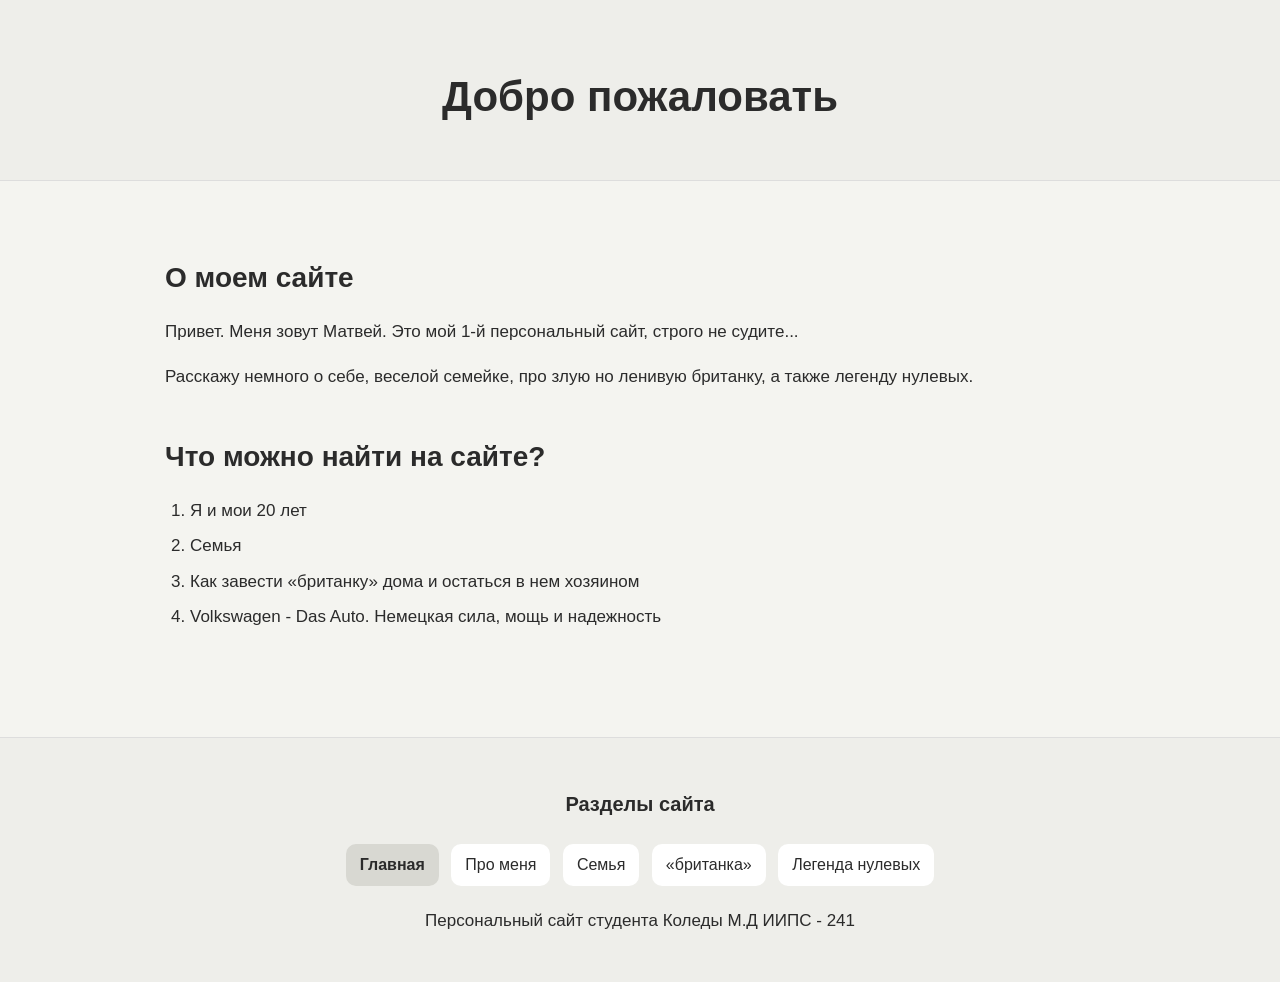
<file: index.html>
<!DOCKTYPE html>
<html lang="ru">
<head>
    <meta charset="utf-8">
    <title>Мой первый сайт</title>
    <link rel=" stylesheet" href=" style.css">
</head>

<body>
    <header>
        <h1> Добро пожаловать </h1>
    </header>
<main>
    <h2> О моем сайте </h2>
    <p>
        Привет. Меня зовут Матвей. Это мой 1-й персональный сайт, строго не судите...
    </p>

    <p>

        Расскажу немного о себе, веселой семейке, про злую но ленивую британку, а также легенду нулевых.
    </p>

    <h2> Что можно найти на сайте?</h2>

    <ol>
        <li>Я и мои 20 лет</li>
        <li>Семья</li>
        <li>Как завести «британку» дома и остаться в нем хозяином</li>
        <li>Volkswagen - Das Auto. Немецкая сила, мощь и надежность</li>
    </ol>

</main>

<footer>
    <h3> Разделы сайта </h3>
    <a href="index.html" class="active">Главная</a>
    <a href="motya.html">Про меня</a>
    <a href="family.html">Семья</a>
    <a href="britanka.html">«британка»</a>
    <a href="Passat.html" >Легенда нулевых</a>

    <p>Персональный сайт студента Коледы М.Д ИИПС - 241</p>
</footer>
</body>
</html>
</file>
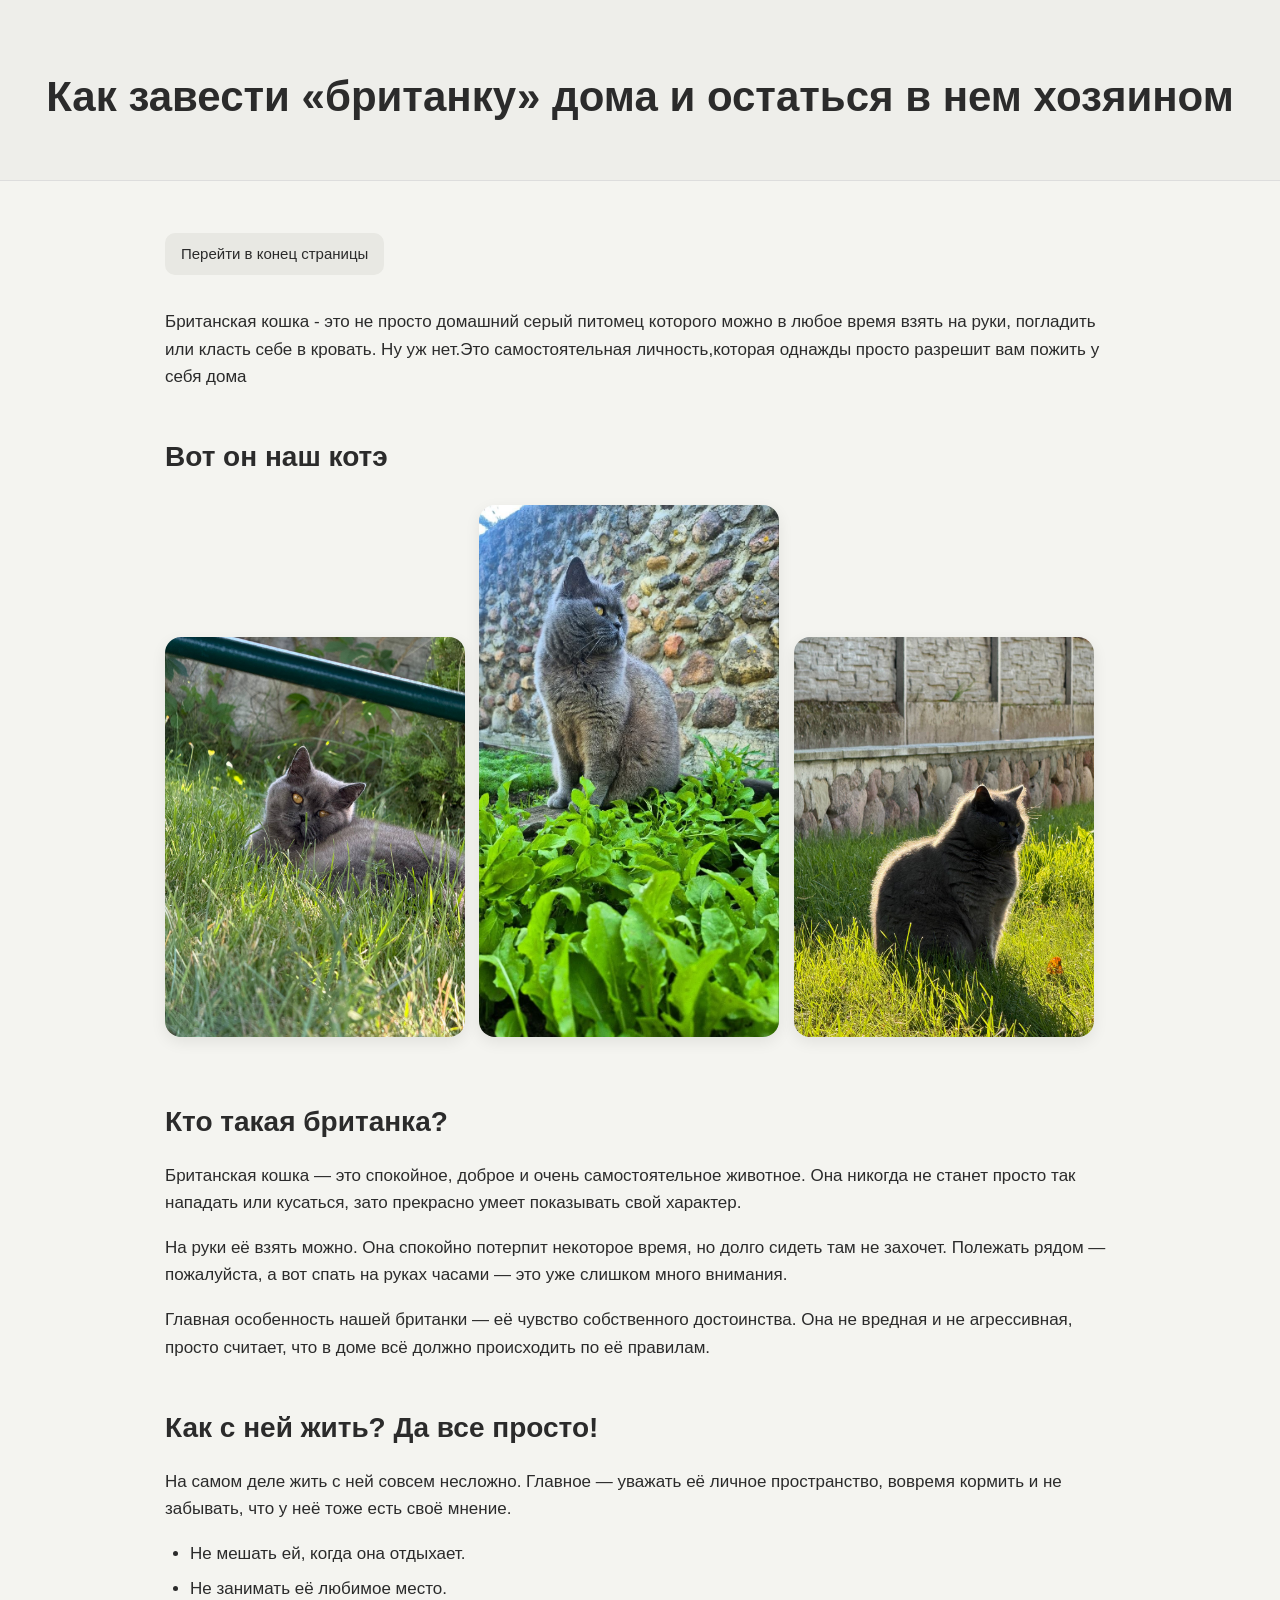
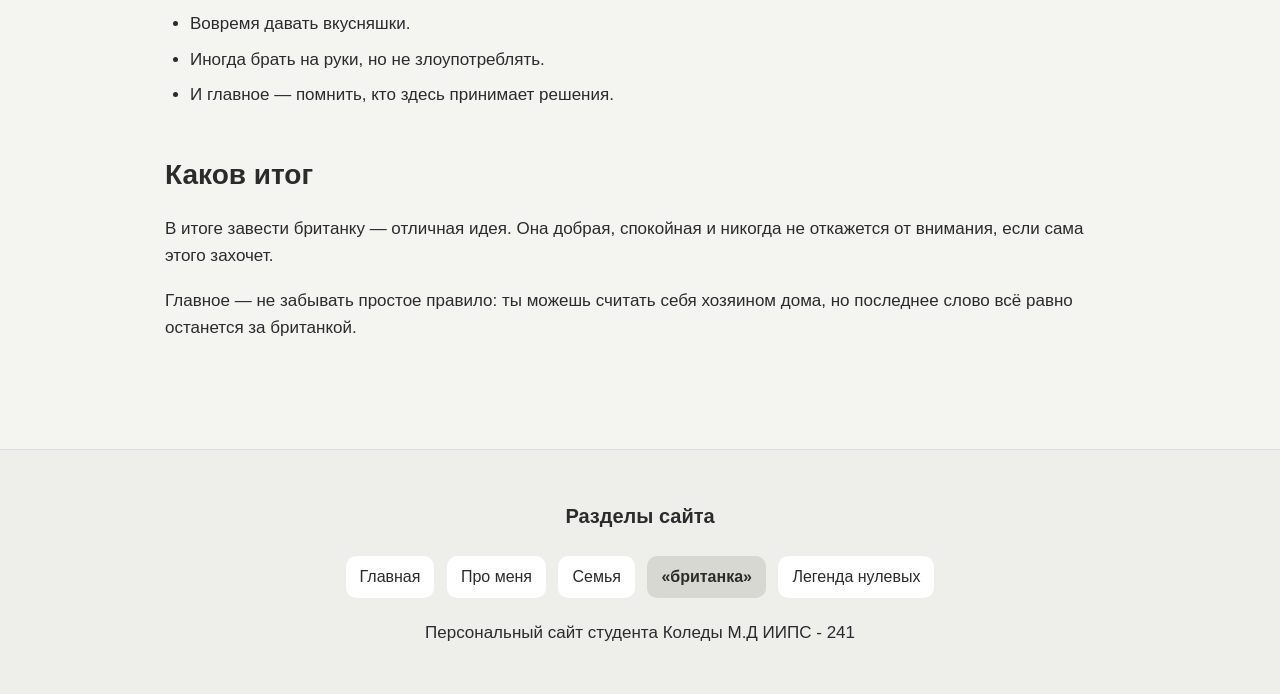
<file: britanka.html>
<!DOCKTYPE html>
<html lang="ru">
<head>
    <meta charset=" utf-8">
    <title>Как завести «британку» дома</title>
    <link rel="stylesheet" href="style.css">
</head>
<body>
    <header>
        <h1>Как завести «британку» дома и остаться в нем хозяином</h1>
    </header>
    <main>
    <p>
        <a href="#bottom" class="page-link">Перейти в конец страницы</a>
    </p>
    <p>
        Британская кошка - это не просто домашний серый питомец которого можно в любое время взять на руки, погладить или класть себе в кровать. Ну уж нет.Это самостоятельная личность,которая однажды просто разрешит вам пожить у себя дома
    </p>
    <h2>Вот он наш котэ</h2>
    <img src="images/cot1.jpg"
         alt="Наша Саманта)))Ну не красота ли?"
         width="300">

    <img src="images/cot2.jpg"
         alt="Ну чистокровная британка"
         width="300">

    <img src="images/cot3.jpg"
         alt="Прям ангел"
         width="300">

    <h2>Кто такая британка?</h2>

    <p>
        Британская кошка — это спокойное, доброе и очень самостоятельное
        животное. Она никогда не станет просто так нападать или кусаться,
        зато прекрасно умеет показывать свой характер.
    </p>

    <p>
        На руки её взять можно. Она спокойно потерпит некоторое время,
        но долго сидеть там не захочет. Полежать рядом — пожалуйста,
        а вот спать на руках часами — это уже слишком много внимания.
    </p>

    <p>
        Главная особенность нашей британки — её чувство собственного
        достоинства. Она не вредная и не агрессивная, просто считает,
        что в доме всё должно происходить по её правилам.
    </p>

    <h2>Как с ней жить? Да все просто!</h2>

    <p>
        На самом деле жить с ней совсем несложно.
        Главное — уважать её личное пространство, вовремя кормить
        и не забывать, что у неё тоже есть своё мнение.
    </p>

    <ul>
        <li>Не мешать ей, когда она отдыхает.</li>
        <li>Не занимать её любимое место.</li>
        <li>Вовремя давать вкусняшки.</li>
        <li>Иногда брать на руки, но не злоупотреблять.</li>
        <li>И главное — помнить, кто здесь принимает решения.</li>
    </ul>

    <h2>Каков итог</h2>

    <p>
        В итоге завести британку — отличная идея.
        Она добрая, спокойная и никогда не откажется
        от внимания, если сама этого захочет.
    </p>

    <p>
        Главное — не забывать простое правило:
        ты можешь считать себя хозяином дома,
        но последнее слово всё равно останется за британкой.
    </p>

    <a id="bottom"></a>
    </main>
    <footer>
        <h3> Разделы сайта </h3>
        <a href="index.html">Главная</a>
        <a href="motya.html">Про меня</a>
        <a href="family.html">Семья</a>
        <a href="britanka.html" class="active">«британка»</a>
        <a href="Passat.html">Легенда нулевых</a>

        <p>Персональный сайт студента Коледы М.Д ИИПС - 241</p>
    </footer>

</body>
</html>
</file>
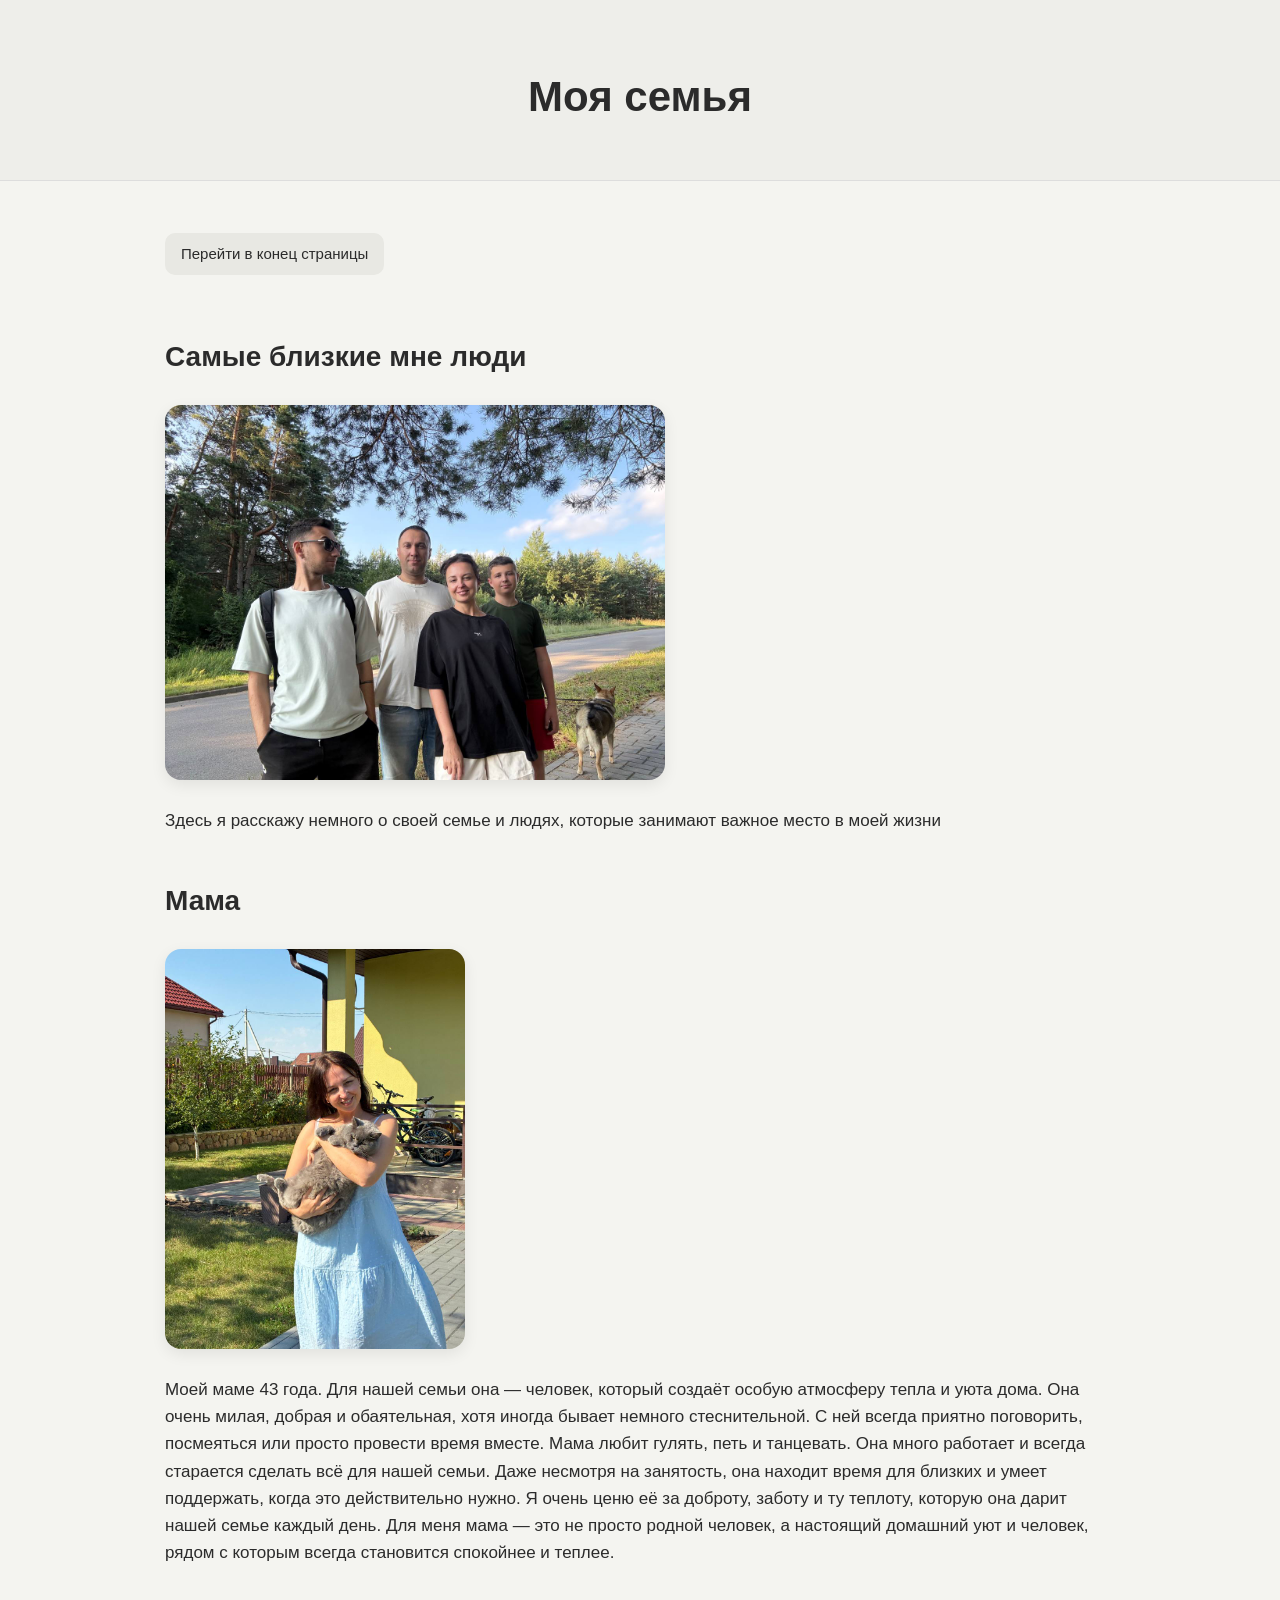
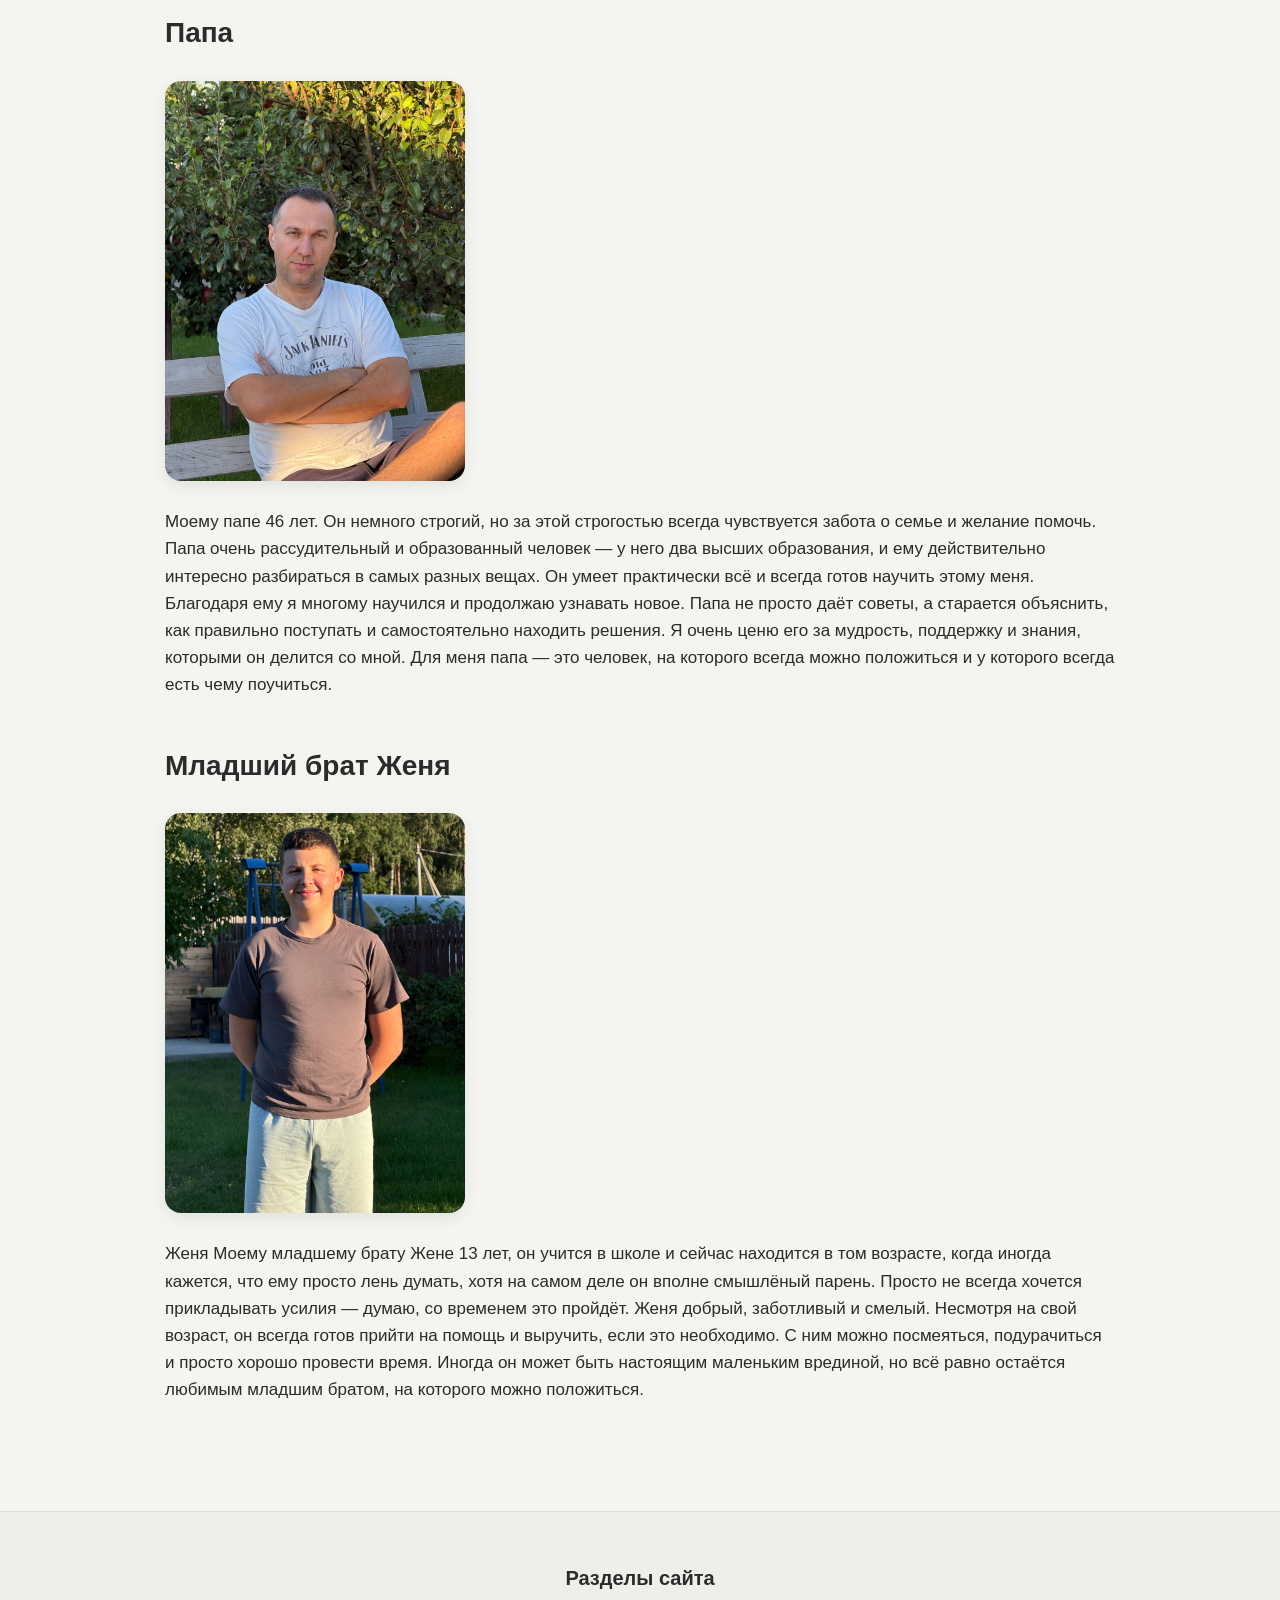
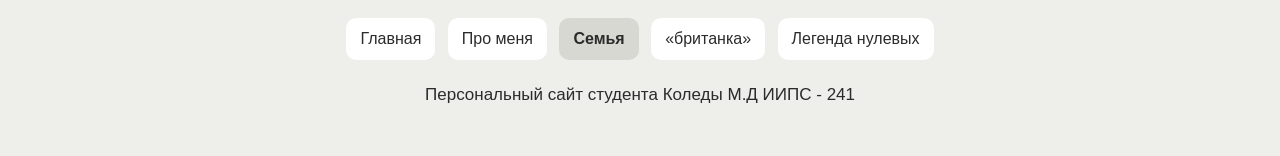
<file: family.html>
<!DOCKTYPE html>
<html lang="ru">
<head>
    <meta charset=" utf-8">
    <title>Моя семья</title>
    <link rel="stylesheet" href="style.css">
</head>
<body>
    <header>
         <h1>Моя семья</h1>
    </header>
    <main>
    <p>
        <a href="#bottom" class="page-link">Перейти в конец страницы</a>
    </p>
    <h2>Самые близкие мне люди</h2>
    <img src="images/family.jpg"
         alt="Наша общая фотка)"
         width="500">
    <p>
        Здесь я расскажу немного о своей семье и людях, которые занимают важное место в моей жизни
    </p>

    <h2>Мама</h2>

    <img src="images/mama.jpg"
         alt="мама"
         width="300">
    <p>
        Моей маме 43 года. Для нашей семьи она — человек, который создаёт особую атмосферу тепла и уюта дома. Она очень милая, добрая и обаятельная, хотя иногда бывает немного стеснительной. С ней всегда приятно поговорить, посмеяться или просто провести время вместе.

        Мама любит гулять, петь и танцевать. Она много работает и всегда старается сделать всё для нашей семьи. Даже несмотря на занятость, она находит время для близких и умеет поддержать, когда это действительно нужно.

        Я очень ценю её за доброту, заботу и ту теплоту, которую она дарит нашей семье каждый день. Для меня мама — это не просто родной человек, а настоящий домашний уют и человек, рядом с которым всегда становится спокойнее и теплее.
    </p>

    <h2>Папа</h2>

    <img src="images/papa2.jpg"
         alt="Вот он справа, мужчына)"
         width="300">
    <p>
        Моему папе 46 лет. Он немного строгий, но за этой строгостью всегда чувствуется забота о семье и желание помочь. Папа очень рассудительный и образованный человек — у него два высших образования, и ему действительно интересно разбираться в самых разных вещах.

        Он умеет практически всё и всегда готов научить этому меня. Благодаря ему я многому научился и продолжаю узнавать новое. Папа не просто даёт советы, а старается объяснить, как правильно поступать и самостоятельно находить решения.

        Я очень ценю его за мудрость, поддержку и знания, которыми он делится со мной. Для меня папа — это человек, на которого всегда можно положиться и у которого всегда есть чему поучиться.
    </p>

    <h2>Младший брат Женя</h2>

    <img src="images/maloy.jpg"
         alt="Женек"
         width="300">

    <p>
        Женя

        Моему младшему брату Жене 13 лет, он учится в школе и сейчас находится в том возрасте, когда иногда кажется, что ему просто лень думать, хотя на самом деле он вполне смышлёный парень. Просто не всегда хочется прикладывать усилия — думаю, со временем это пройдёт.

        Женя добрый, заботливый и смелый. Несмотря на свой возраст, он всегда готов прийти на помощь и выручить, если это необходимо. С ним можно посмеяться, подурачиться и просто хорошо провести время. Иногда он может быть настоящим маленьким врединой, но всё равно остаётся любимым младшим братом, на которого можно положиться.
    </p>
    
    <a id="bottom"></a>
    </main>
    <footer>
        <h3> Разделы сайта </h3>
        <a href="index.html">Главная</a>
        <a href="motya.html">Про меня</a>
        <a href="family.html" class="active">Семья</a>
        <a href="britanka.html">«британка»</a>
        <a href="Passat.html">Легенда нулевых</a>

        <p>Персональный сайт студента Коледы М.Д ИИПС - 241</p>
    </footer>
</body>
</html>
</file>
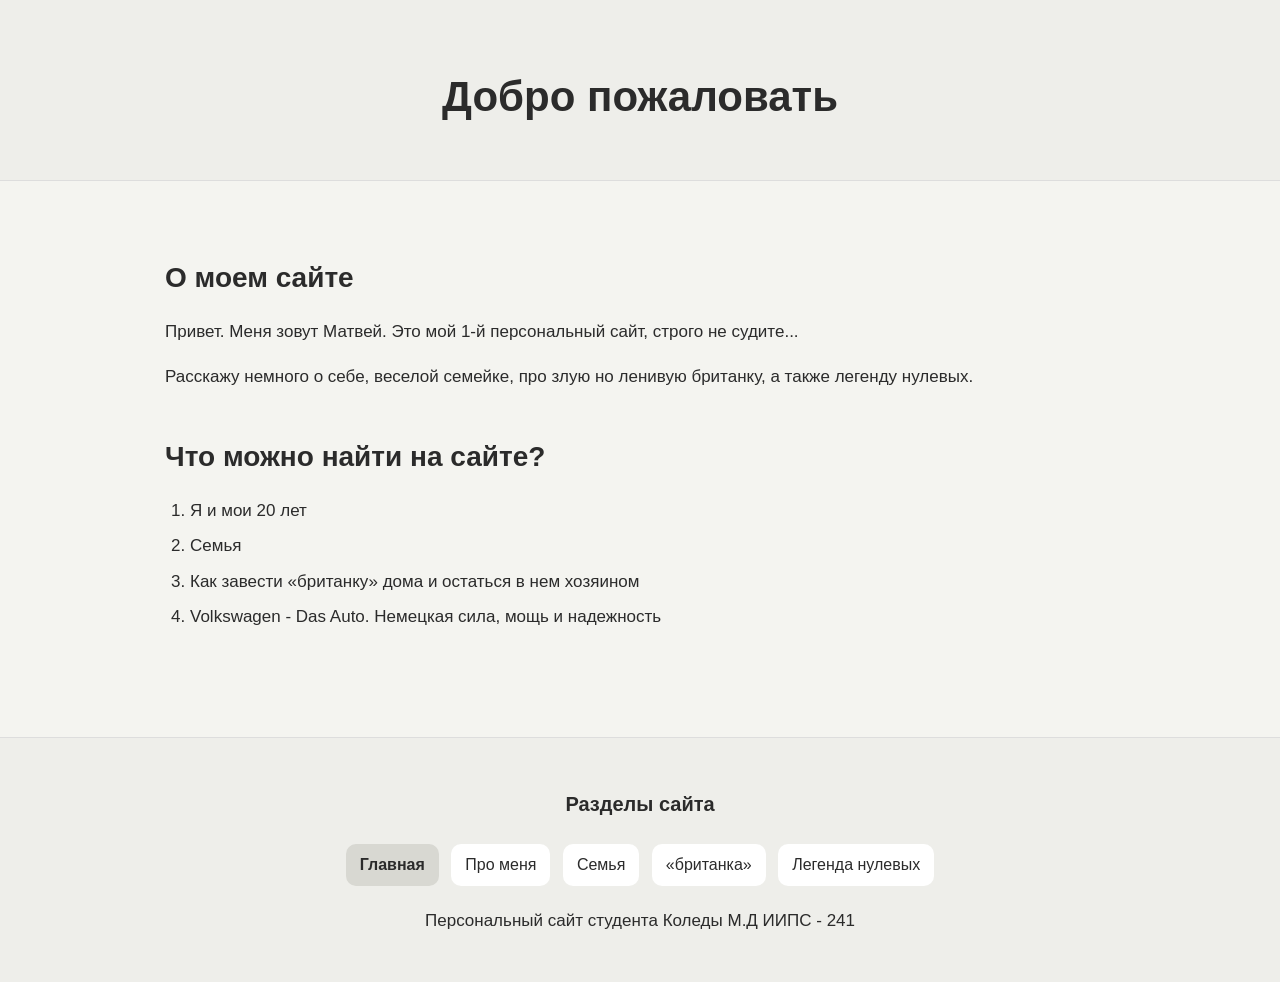
<file: home.html>
<!DOCKTYPE html>
<html lang="ru">
<head>
    <meta charset="utf-8">
    <title>Мой первый сайт</title>
    <link rel=" stylesheet" href=" style.css">
</head>

<body>
    <header>
        <h1> Добро пожаловать </h1>
    </header>
<main>
    <h2> О моем сайте </h2>
    <p>
        Привет. Меня зовут Матвей. Это мой 1-й персональный сайт, строго не судите...
    </p>

    <p>

        Расскажу немного о себе, веселой семейке, про злую но ленивую британку, а также легенду нулевых.
    </p>

    <h2> Что можно найти на сайте?</h2>

    <ol>
        <li>Я и мои 20 лет</li>
        <li>Семья</li>
        <li>Как завести «британку» дома и остаться в нем хозяином</li>
        <li>Volkswagen - Das Auto. Немецкая сила, мощь и надежность</li>
    </ol>

</main>

<footer>
    <h3> Разделы сайта </h3>
    <a href="home.html" class="active">Главная</a>
    <a href="motya.html">Про меня</a>
    <a href="family.html">Семья</a>
    <a href="britanka.html">«британка»</a>
    <a href="passat B5.html" >Легенда нулевых</a>

    <p>Персональный сайт студента Коледы М.Д ИИПС - 241</p>
</footer>
</body>
</html>
</file>
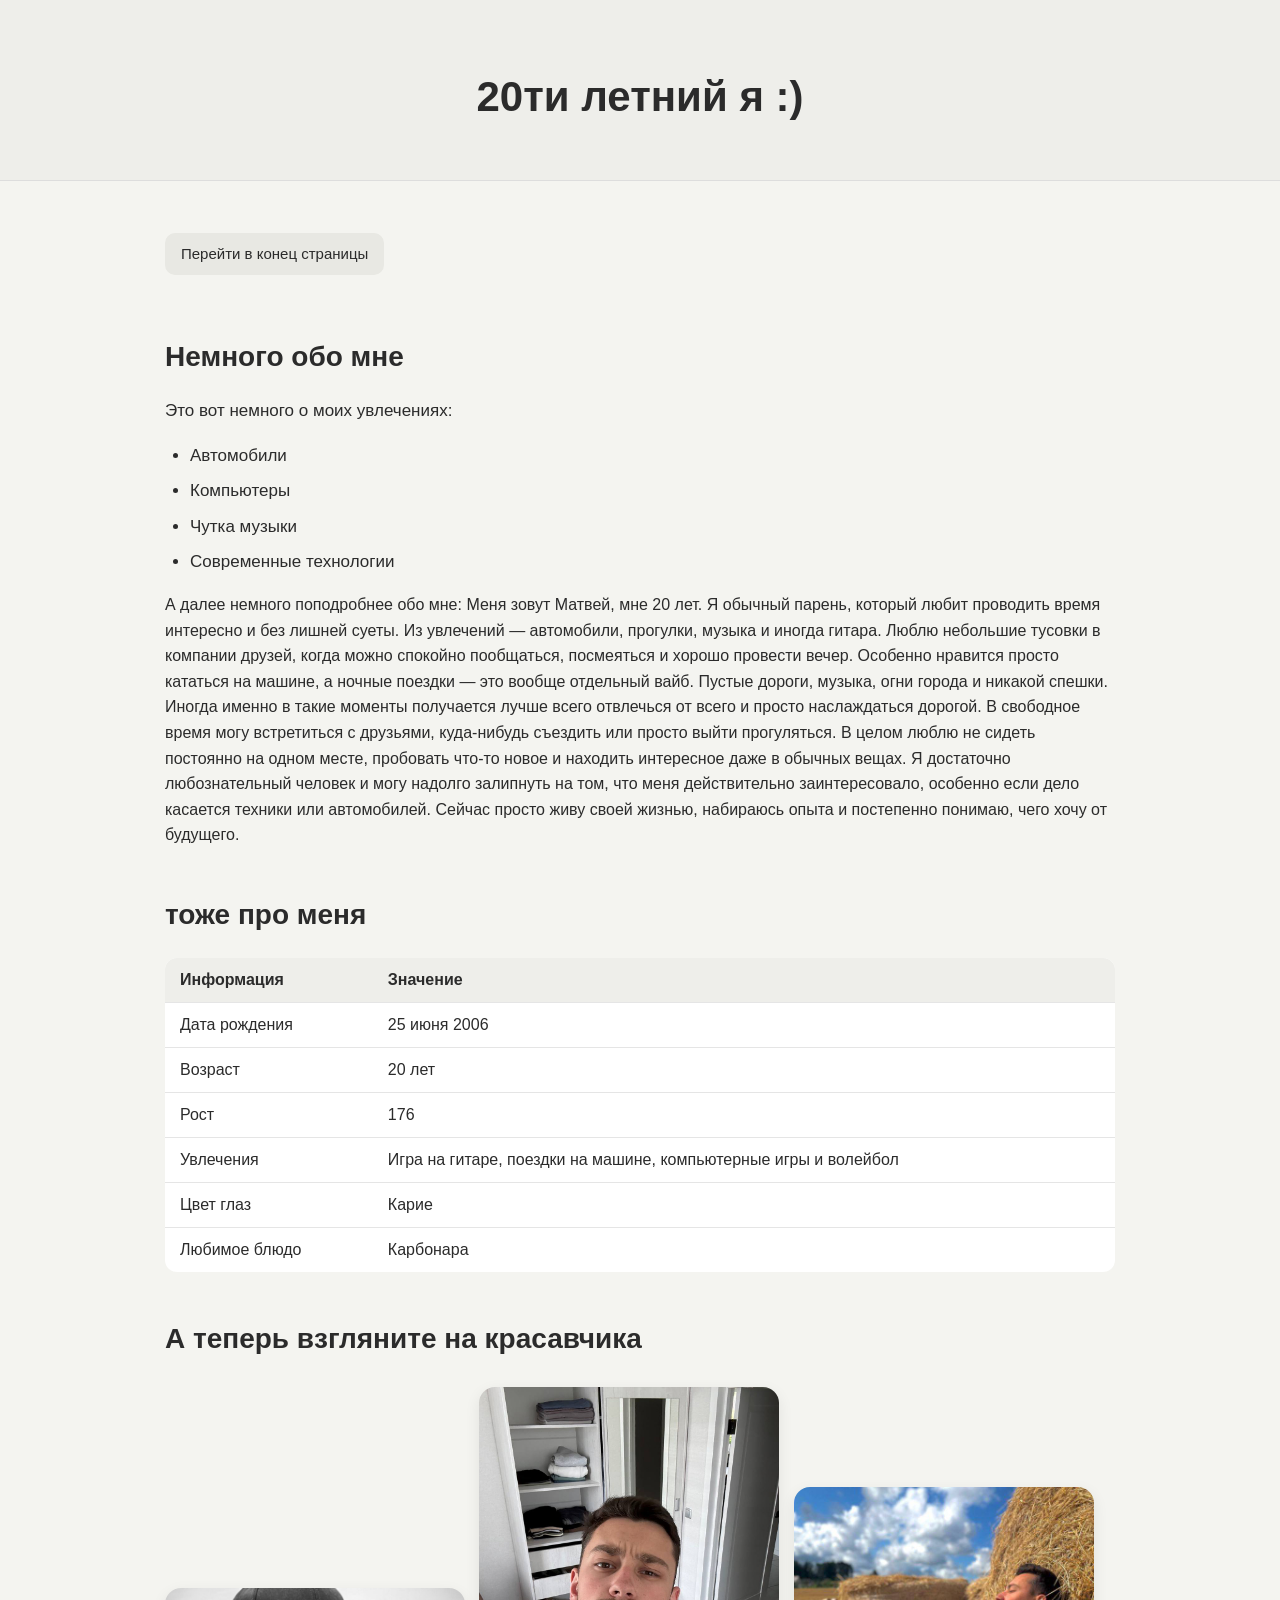
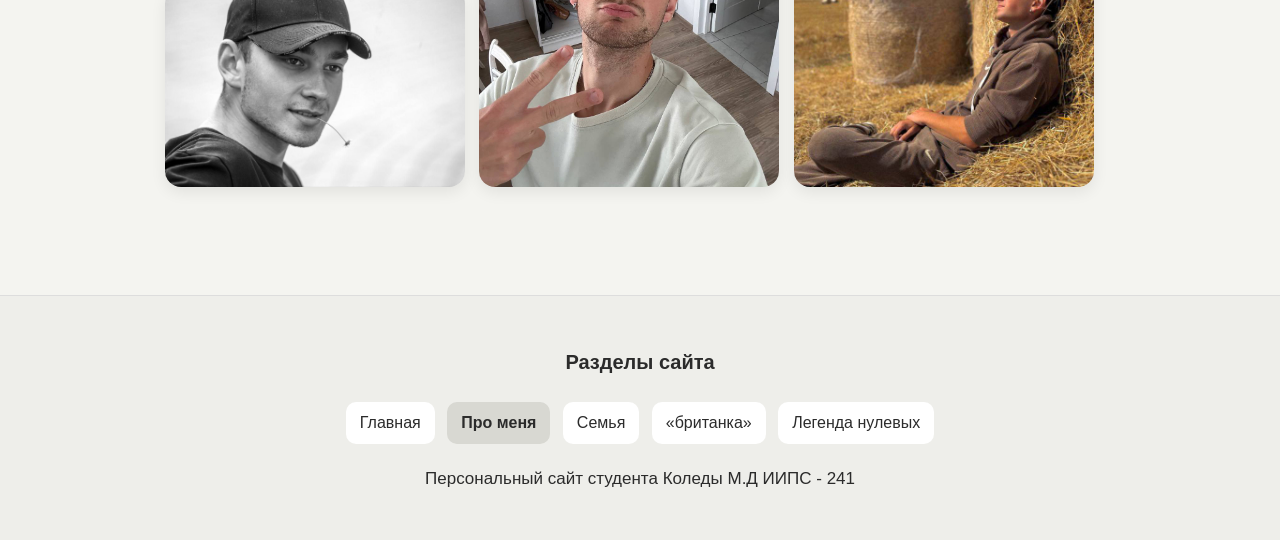
<file: motya.html>
<!DOCKTYPE html>
<html lang="ru">
<head>
    <meta charset="utf-8">
    <title>Про меня, мою жизнь и веселуху</title>
    <link rel="stylesheet" href="style.css">
</head>
<body>
    <header>
        <h1>20ти летний я :)</h1>
    </header>
    <main>
    <p>
        <a href="#bottom" class="page-link">Перейти в конец страницы</a>
    </p>
    <h2>Немного обо мне</h2>
    <p>
        Это вот немного о моих увлечениях:
        <ul>
            <li>Автомобили</li>
            <li>Компьютеры</li>
            <li>Чутка музыки</li>
            <li>Современные технологии</li>
        </ul>
        А далее немного поподробнее обо мне:

        Меня зовут Матвей, мне 20 лет. Я обычный парень, который любит проводить время интересно и без лишней суеты.

        Из увлечений — автомобили, прогулки, музыка и иногда гитара. Люблю небольшие тусовки в компании друзей, когда можно спокойно пообщаться, посмеяться и хорошо провести вечер.

        Особенно нравится просто кататься на машине, а ночные поездки — это вообще отдельный вайб. Пустые дороги, музыка, огни города и никакой спешки. Иногда именно в такие моменты получается лучше всего отвлечься от всего и просто наслаждаться дорогой.

        В свободное время могу встретиться с друзьями, куда-нибудь съездить или просто выйти прогуляться. В целом люблю не сидеть постоянно на одном месте, пробовать что-то новое и находить интересное даже в обычных вещах.

        Я достаточно любознательный человек и могу надолго залипнуть на том, что меня действительно заинтересовало, особенно если дело касается техники или автомобилей. Сейчас просто живу своей жизнью, набираюсь опыта и постепенно понимаю, чего хочу от будущего.
    </p>

    <h2>тоже про меня</h2>
    <table>
        <tr>
            <th>Информация</th>
            <th>Значение</th>
        </tr>
        <tr>
            <td>Дата рождения</td>
            <td>25 июня 2006</td>
        </tr>
        <tr>
            <td>Возраст</td>
            <td>20 лет</td>
        </tr>
        <tr>
            <td>Рост</td>
            <td>176</td>
        </tr>
        <tr>
            <td>Увлечения</td>
            <td>Игра на гитаре, поездки на машине, компьютерные игры и волейбол</td>
        </tr>
        <tr>
            <td>Цвет глаз</td>
            <td>Карие</td>
        </tr>
        <tr>
            <td>Любимое блюдо</td>
            <td>Карбонара</td>
        </tr>
        <tr>
            
    </table>
    <h2>А теперь взгляните на красавчика</h2>
    <img src="images/Photo3.jpg" alt="Ну ничевошный же, да ведь?)" width="300">
    <img src="images/Photo2.jpg" alt="Ну ничевошный же, да ведь?)" width="300">
    <img src="images/Photo1.jpg" alt="Ну ничевошный же, да ведь?)" width="300">

    <a id="bottom"></a>
    </main>
    <footer>
        <h3> Разделы сайта </h3>
        <a href="index.html">Главная</a>
        <a href="motya.html" class="active">Про меня</a>
        <a href="family.html">Семья</a>
        <a href="britanka.html">«британка»</a>
        <a href="Passat.html">Легенда нулевых</a>

        <p>Персональный сайт студента Коледы М.Д ИИПС - 241</p>
    </footer>
</body>

</html>
</file>
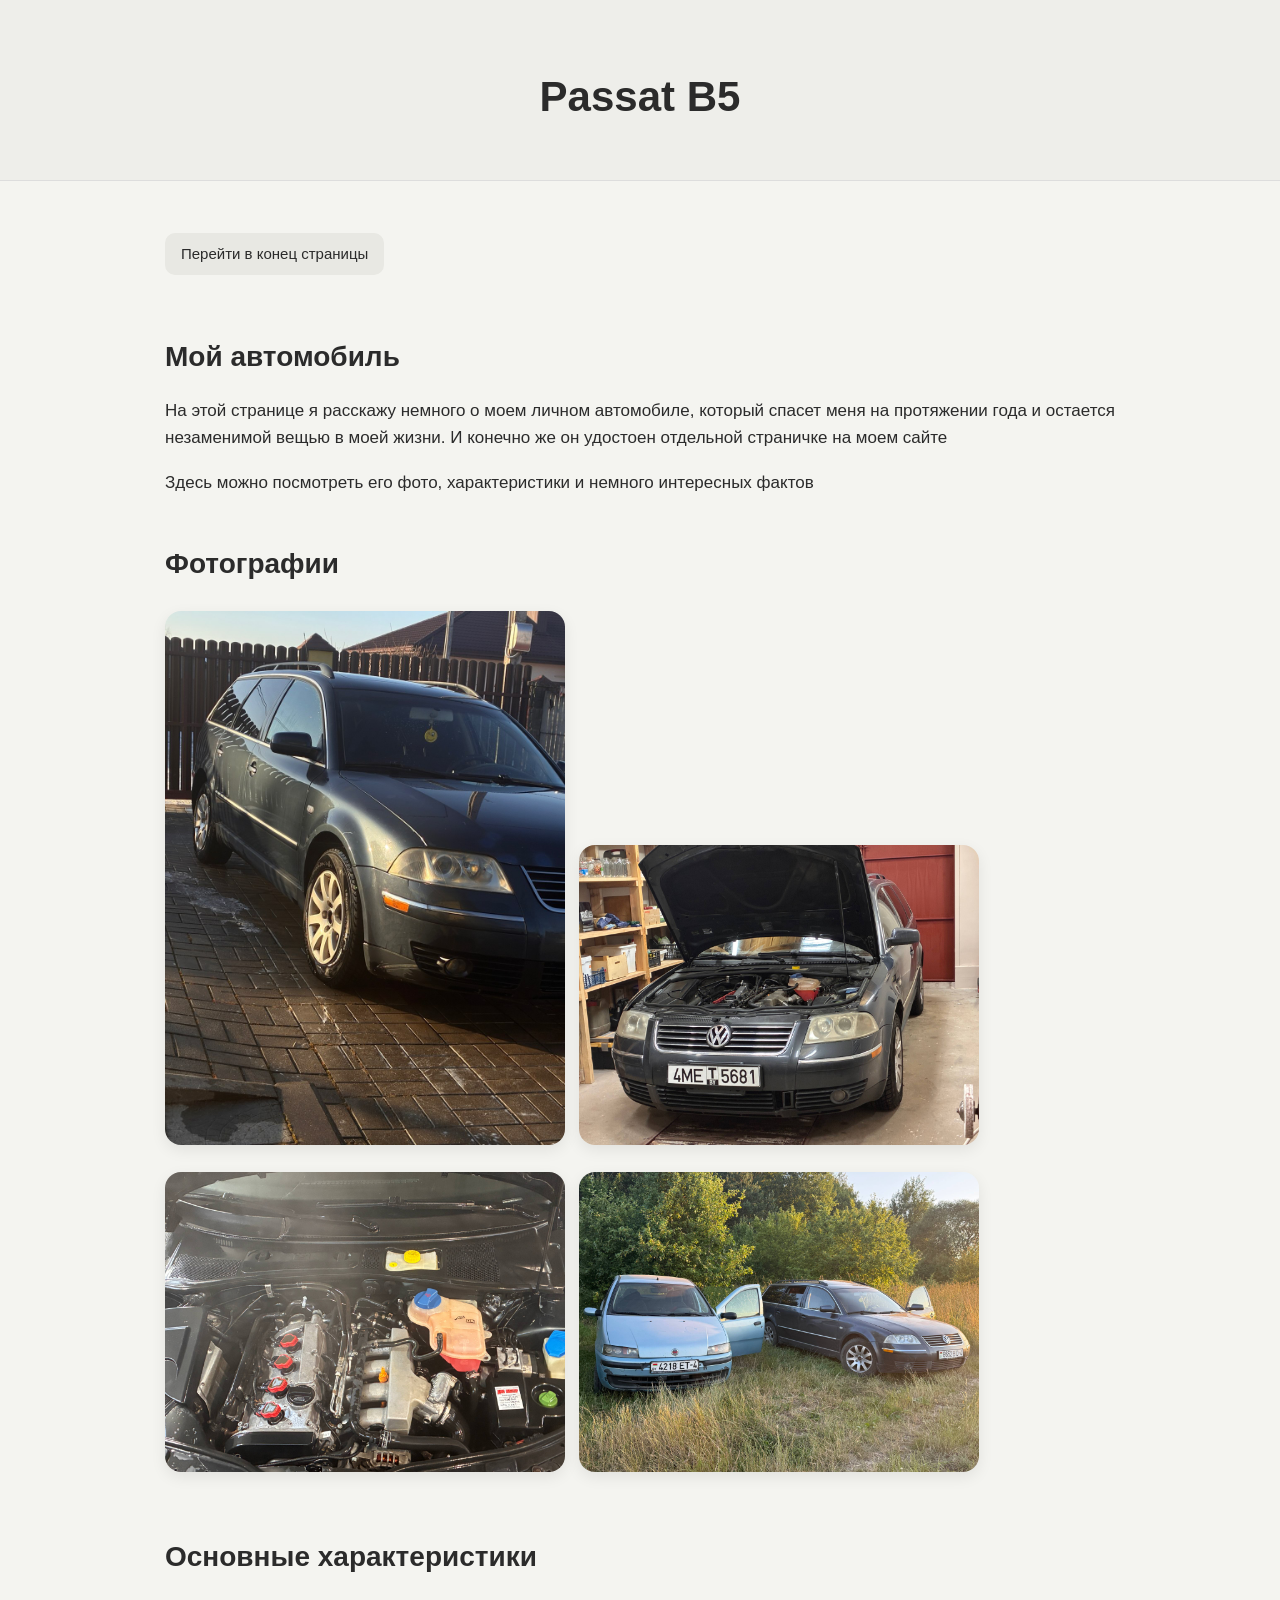
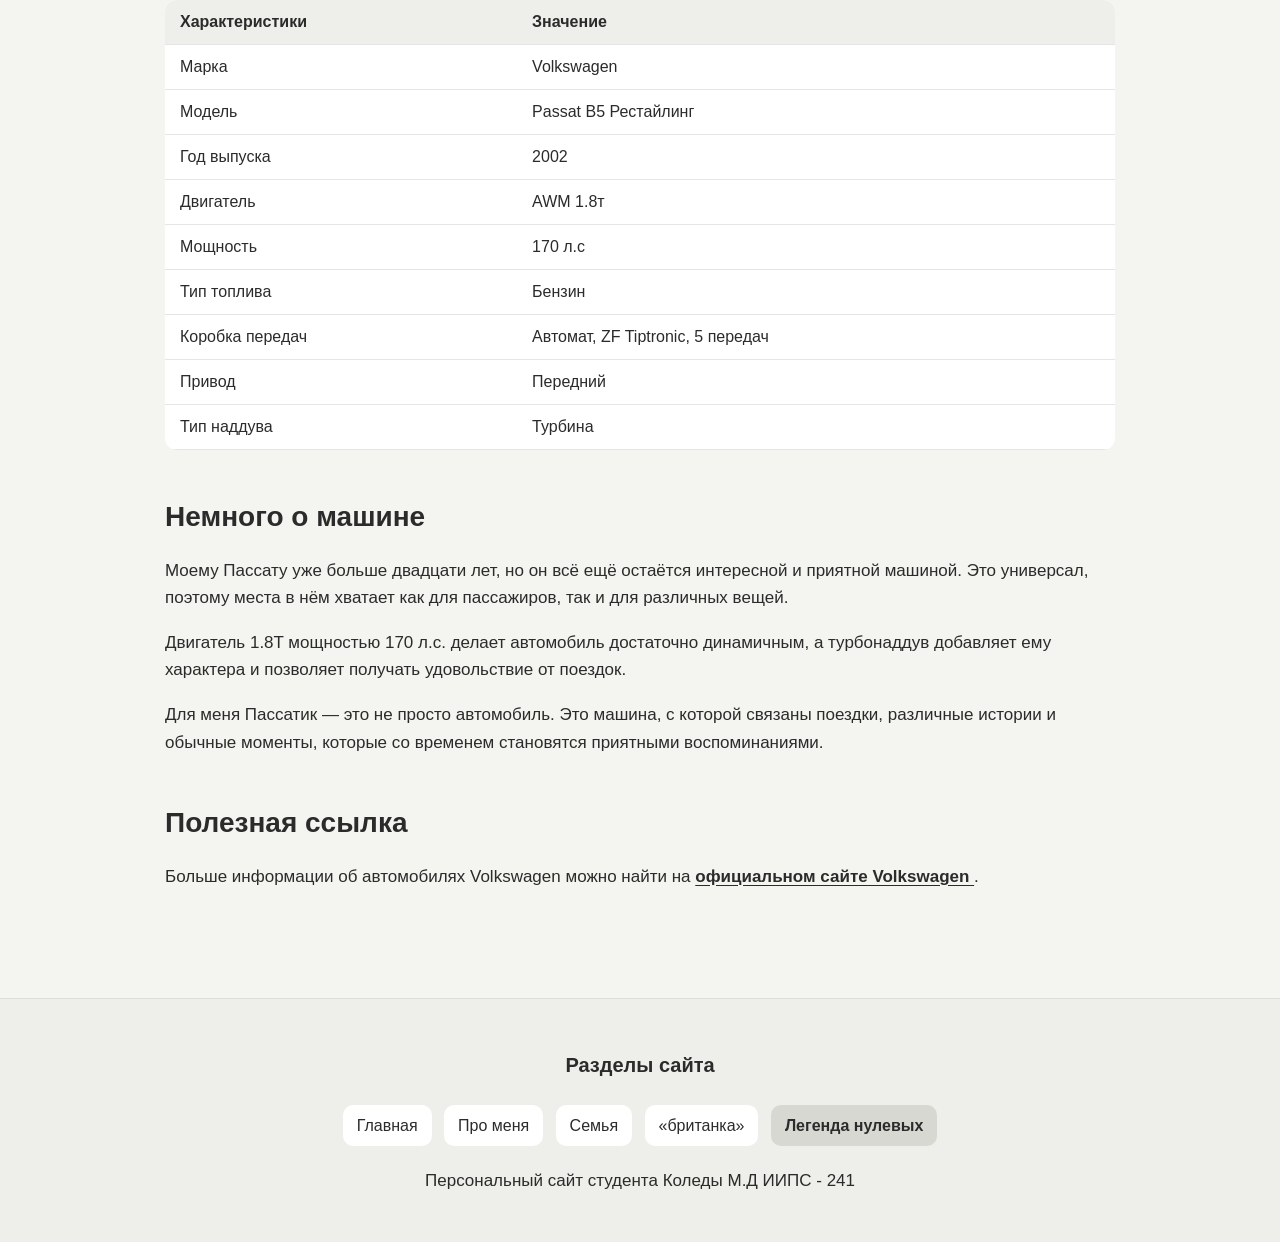
<file: Passat B5.html>
<!DOCKTYPE html>
<html lang="ru">
<head>
    <meta charset="utf-8">
    <title>Passat B5 - верный конь !</title>
    <link rel="stylesheet" href="style.css">
</head>
<body>
    <header>
        <h1>Passat B5</h1>
    </header>
    <main>
    <p>
        <a href="#bottom" class="page-link">Перейти в конец страницы</a>
    </p>
    <h2>Мой автомобиль</h2>
    <p>
        На этой странице я расскажу немного о моем личном автомобиле, который спасет меня на протяжении года и остается незаменимой вещью в моей жизни. И конечно же он удостоен отдельной страничке на моем сайте
    </p>

    <p>
        Здесь можно посмотреть его фото, характеристики и немного интересных фактов
    </p>

    <h2>Фотографии</h2>
    <img src="images/passat1.jpg"
         alt="Passat B5 rest" width="400">

    <img src="images/passat2.jpg"
         alt="Passat B5 rest" width="400">

    <img src="images/passat3.jpg"
         alt="Passat B5 rest" width="400">

    <img src="images/passat4.jpg"
         alt="Passat B5 rest" width="400">

    <h2>Основные характеристики</h2>
    <table>
        <tr>
            <th>Характеристики</th>
            <th>Значение</th>
        </tr>
        <tr>
            <td>Марка</td>
            <td>Volkswagen</td>
        </tr>
        <tr>
            <td>Модель</td>
            <td>Passat B5 Рестайлинг</td>
        </tr>
        <tr>
            <td>Год выпуска</td>
            <td>2002</td>
        </tr>
        <tr>
            <td>Двигатель</td>
            <td>AWM 1.8т</td>
        </tr>
        <tr>
            <td>Мощность</td>
            <td>170 л.с</td>
        </tr>
        <tr>
            <td>Тип топлива</td>
            <td>Бензин</td>
        </tr>
        <tr>
            <td>Коробка передач</td>
            <td>Автомат, ZF Tiptronic, 5 передач</td>
        </tr>
        <tr>
            <td>Привод</td>
            <td>Передний</td>
        </tr>
        <tr>
            <td>Тип наддува </td>
            <td>Турбина</td>
        </tr>
    </table>

    <h2>Немного о машине</h2>

    <p>
        Моему Пассату уже больше двадцати лет, но он всё ещё
        остаётся интересной и приятной машиной.
        Это универсал, поэтому места в нём хватает как для пассажиров,
        так и для различных вещей.
    </p>

    <p>
        Двигатель 1.8T мощностью 170 л.с. делает автомобиль
        достаточно динамичным, а турбонаддув добавляет ему
        характера и позволяет получать удовольствие от поездок.
    </p>

    <p>
        Для меня Пассатик — это не просто автомобиль.
        Это машина, с которой связаны поездки, различные истории
        и обычные моменты, которые со временем становятся приятными
        воспоминаниями.
    </p>

    <h2>Полезная ссылка</h2>

    <p>
        Больше информации об автомобилях Volkswagen можно найти
        на <a href="https://www.volkswagen.com/" target="_blank" class="external-link">
            официальном сайте Volkswagen
        </a>.
    </p>

    <a id="bottom"></a>
    </main>
    <footer>
        <h3> Разделы сайта </h3>
        <a href="index.html">Главная</a>
        <a href="motya.html">Про меня</a>
        <a href="family.html">Семья</a>
        <a href="britanka.html">«британка»</a>
        <a href="passat B5.html" class="active">Легенда нулевых</a>

        <p>Персональный сайт студента Коледы М.Д ИИПС - 241</p>
    </footer>

</body>
</html>
</file>
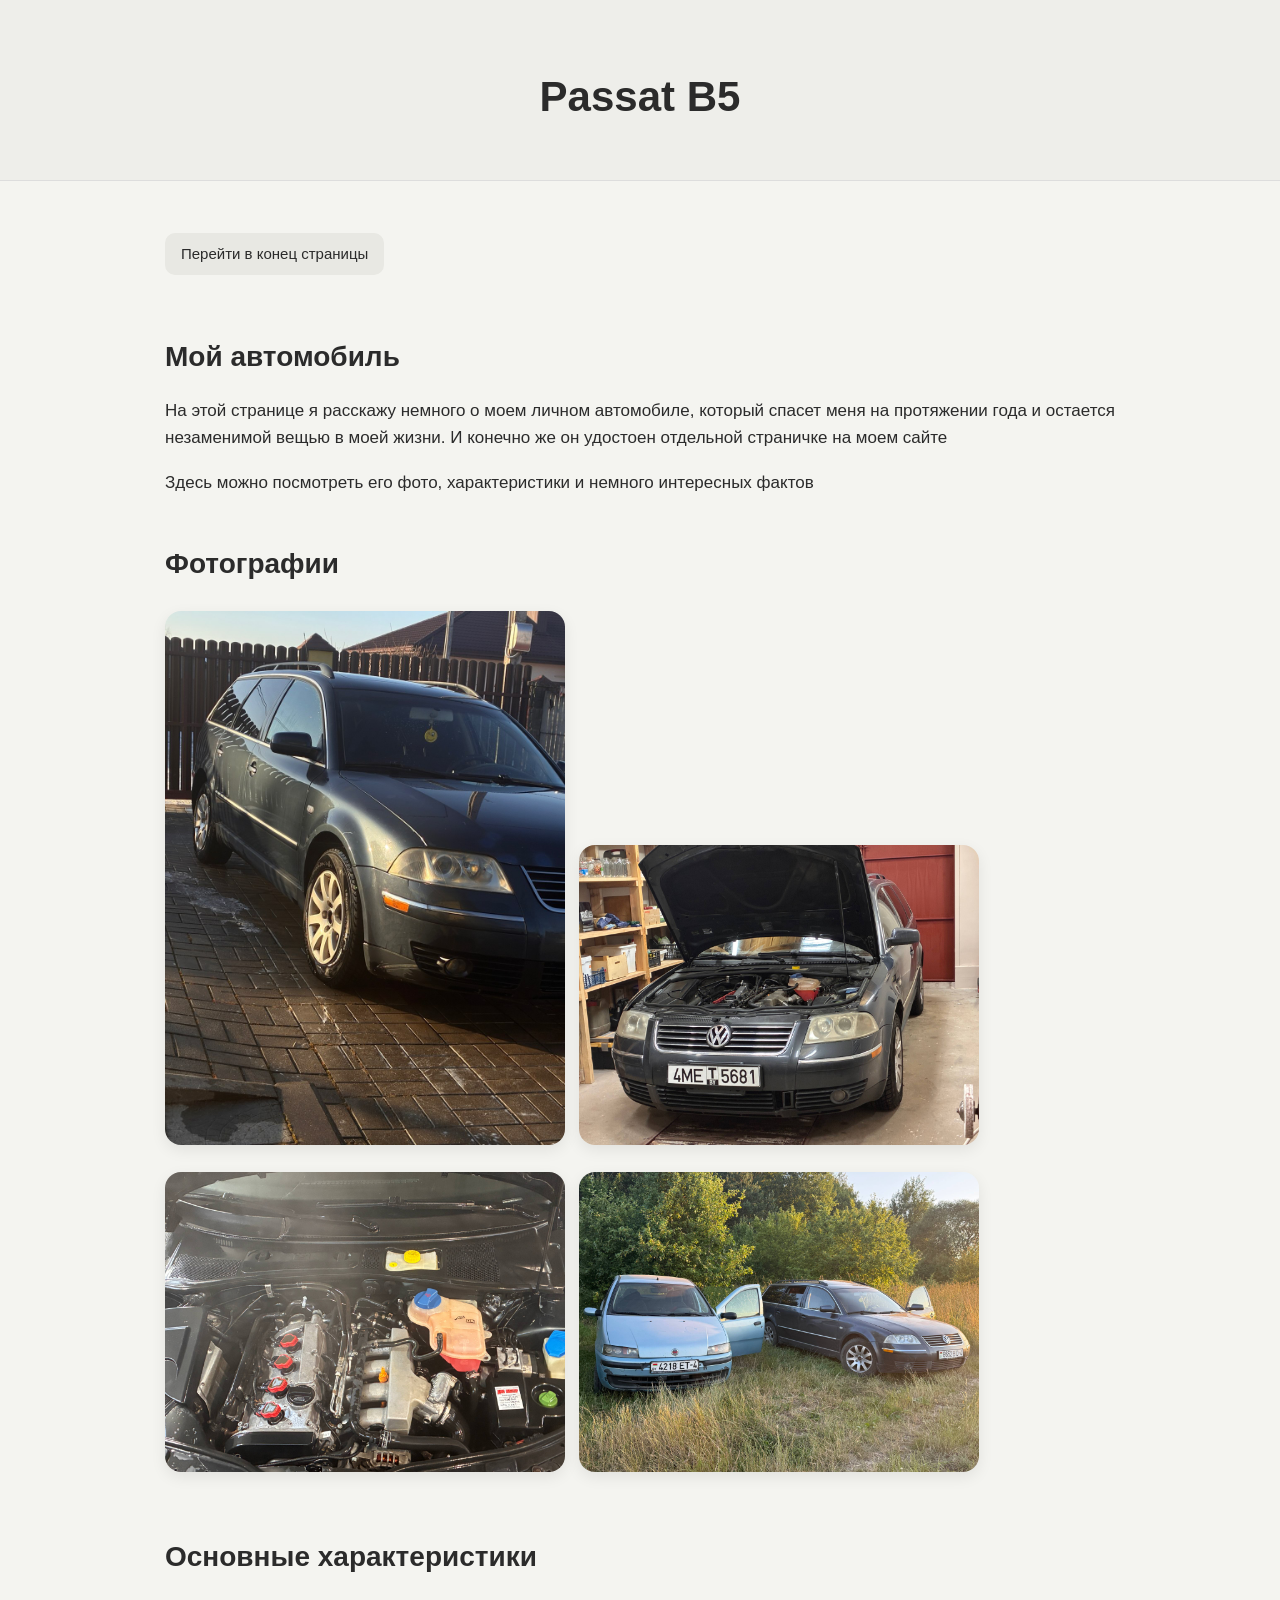
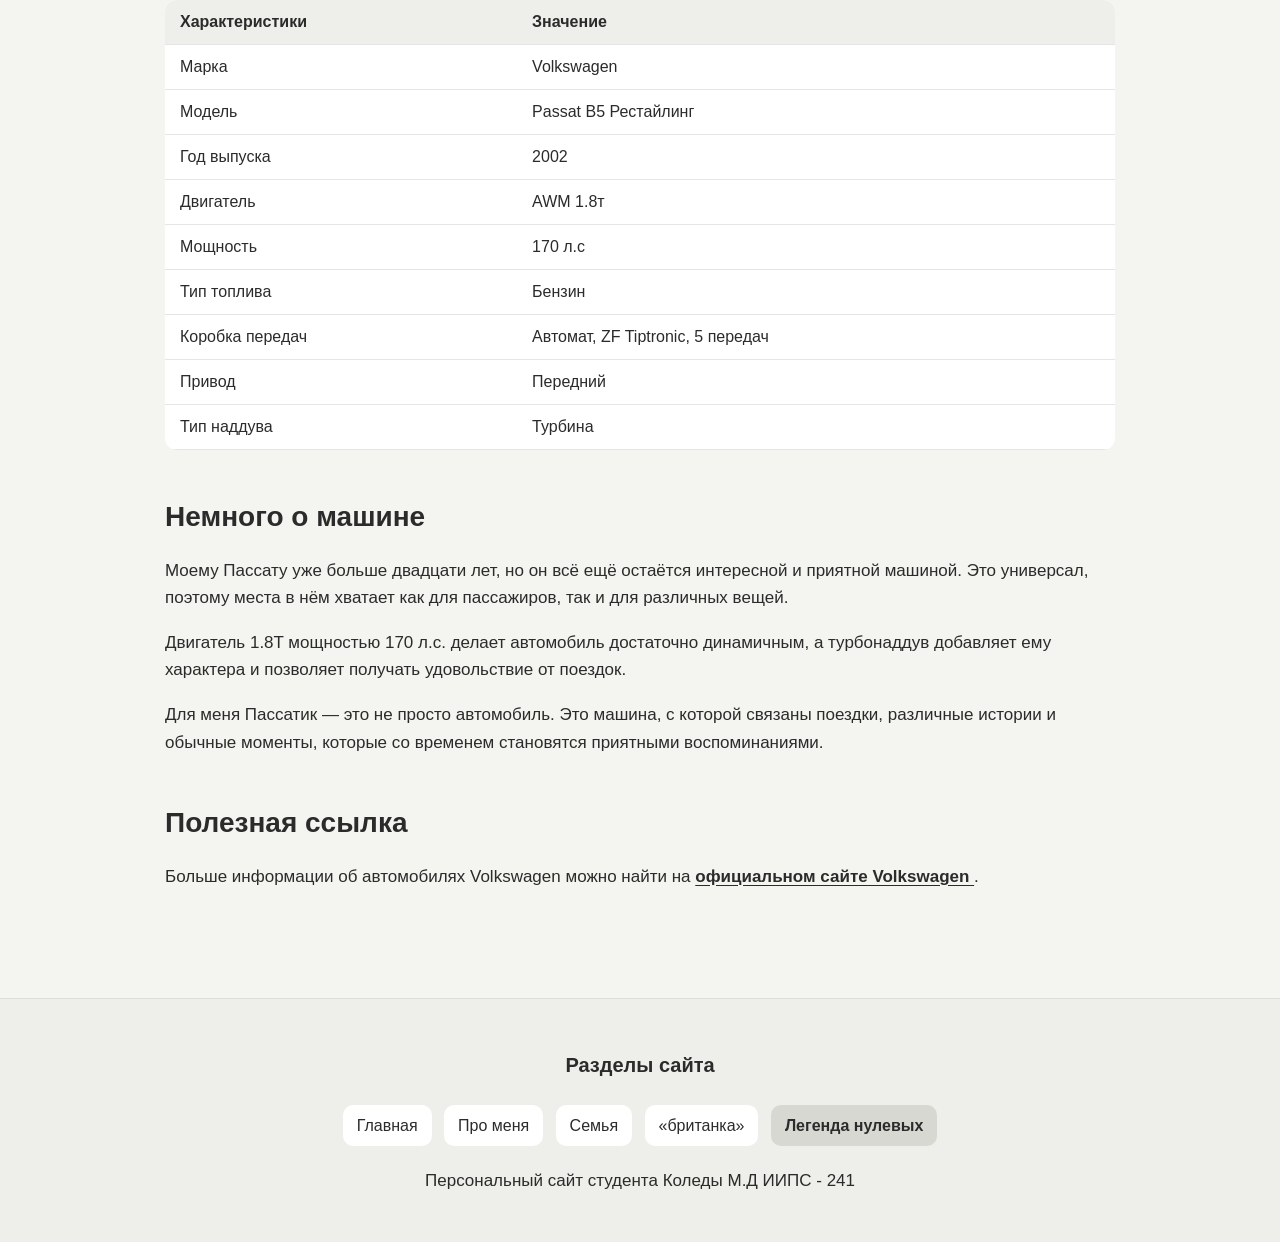
<file: Passat.html>
<!DOCKTYPE html>
<html lang="ru">
<head>
    <meta charset="utf-8">
    <title>Passat B5 - верный конь !</title>
    <link rel="stylesheet" href="style.css">
</head>
<body>
    <header>
        <h1>Passat B5</h1>
    </header>
    <main>
    <p>
        <a href="#bottom" class="page-link">Перейти в конец страницы</a>
    </p>
    <h2>Мой автомобиль</h2>
    <p>
        На этой странице я расскажу немного о моем личном автомобиле, который спасет меня на протяжении года и остается незаменимой вещью в моей жизни. И конечно же он удостоен отдельной страничке на моем сайте
    </p>

    <p>
        Здесь можно посмотреть его фото, характеристики и немного интересных фактов
    </p>

    <h2>Фотографии</h2>
    <img src="images/passat1.jpg"
         alt="Passat B5 rest" width="400">

    <img src="images/passat2.jpg"
         alt="Passat B5 rest" width="400">

    <img src="images/passat3.jpg"
         alt="Passat B5 rest" width="400">

    <img src="images/passat4.jpg"
         alt="Passat B5 rest" width="400">

    <h2>Основные характеристики</h2>
    <table>
        <tr>
            <th>Характеристики</th>
            <th>Значение</th>
        </tr>
        <tr>
            <td>Марка</td>
            <td>Volkswagen</td>
        </tr>
        <tr>
            <td>Модель</td>
            <td>Passat B5 Рестайлинг</td>
        </tr>
        <tr>
            <td>Год выпуска</td>
            <td>2002</td>
        </tr>
        <tr>
            <td>Двигатель</td>
            <td>AWM 1.8т</td>
        </tr>
        <tr>
            <td>Мощность</td>
            <td>170 л.с</td>
        </tr>
        <tr>
            <td>Тип топлива</td>
            <td>Бензин</td>
        </tr>
        <tr>
            <td>Коробка передач</td>
            <td>Автомат, ZF Tiptronic, 5 передач</td>
        </tr>
        <tr>
            <td>Привод</td>
            <td>Передний</td>
        </tr>
        <tr>
            <td>Тип наддува </td>
            <td>Турбина</td>
        </tr>
    </table>

    <h2>Немного о машине</h2>

    <p>
        Моему Пассату уже больше двадцати лет, но он всё ещё
        остаётся интересной и приятной машиной.
        Это универсал, поэтому места в нём хватает как для пассажиров,
        так и для различных вещей.
    </p>

    <p>
        Двигатель 1.8T мощностью 170 л.с. делает автомобиль
        достаточно динамичным, а турбонаддув добавляет ему
        характера и позволяет получать удовольствие от поездок.
    </p>

    <p>
        Для меня Пассатик — это не просто автомобиль.
        Это машина, с которой связаны поездки, различные истории
        и обычные моменты, которые со временем становятся приятными
        воспоминаниями.
    </p>

    <h2>Полезная ссылка</h2>

    <p>
        Больше информации об автомобилях Volkswagen можно найти
        на <a href="https://www.volkswagen.com/" target="_blank" class="external-link">
            официальном сайте Volkswagen
        </a>.
    </p>

    <a id="bottom"></a>
    </main>
    <footer>
        <h3> Разделы сайта </h3>
        <a href="index.html">Главная</a>
        <a href="motya.html">Про меня</a>
        <a href="family.html">Семья</a>
        <a href="britanka.html">«британка»</a>
        <a href="Passat.html" class="active">Легенда нулевых</a>

        <p>Персональный сайт студента Коледы М.Д ИИПС - 241</p>
    </footer>

</body>
</html>
</file>
<file: style.css>
*{
    box-sizing:border-box;
}

body
{
    margin:0;
    background: #f4f4f0;
    color: #2b2b2b;
    font-family: Arial, sans-serif;
    line-height: 1.6;
}

main
{
    max-width: 1000px;
    margin: 0 auto;
    padding: 30px 25px;
}

h1
{
    font-size: 42px;
    margin-bottom: 15px;
}

h2
{
    font-size: 28px;
    margin-top: 45px;
    margin-bottom: 15px;
}

h3
{
    font-size: 20px;
}

p
{
    font-size: 17px;
    margin-bottom: 18px;
}

ul,ol
{
    padding-left: 25px;
    font-size: 17px;
}

li
{
    margin-bottom: 8px;
}

img
{
    max-width: 100%;
    height: auto;
    border-radius: 16px;
    margin: 10px 10px 10px 0;
    box-shadow: 0 5px 15px rgba(0, 0, 0, 0.08);
}

a
{
    color: #2b2b2b;
    text-decoration: none;
    font-weight: 500;
}

a:hover
{
    color: #777
}

header 
{
    padding: 35px 25px;
    text-align: center;
    background: #eeeeea;
    border-bottom: 1px solid #ddd;
}

footer
{
    margin-top: 60px;
    padding: 30px 25px;
    text-align: center;
    border-top: 1px solid #ddd;
    background: #eeeeea;
}

footer a 
{
    display: inline-block;
    padding: 8px 14px;
    margin: 4px;
    border-radius: 10px;
    background: #ffffff;
}

footer a.active
{
    background: #d8d8d2;
    font-weight: 600;
}

footer a:hover
{
    background: #ddddda;
}

table 
{
    width: 100%;
    border-collapse: collapse;
    margin-top: 20px;
    background: #ffffff;
    border-radius: 12px;
    overflow: hidden;
}

th, td 
{
    padding: 13px 15px;
    text-align: left;
    border-bottom: 1px solid #e5e5e5;
}

th 
{
    font-weight: 600;
    background: #eeeeea;
}

.page-link 
{
    display: inline-block;
    padding: 9px 16px;
    margin: 5px 0 15px;
    border-radius: 10px;
    background: #e8e8e3;
    font-size: 15px;
}

.external-link
{
    text-decoration: underline;
    text-underline-offset: 3px;
    font-weight: 600;
}
</file>
